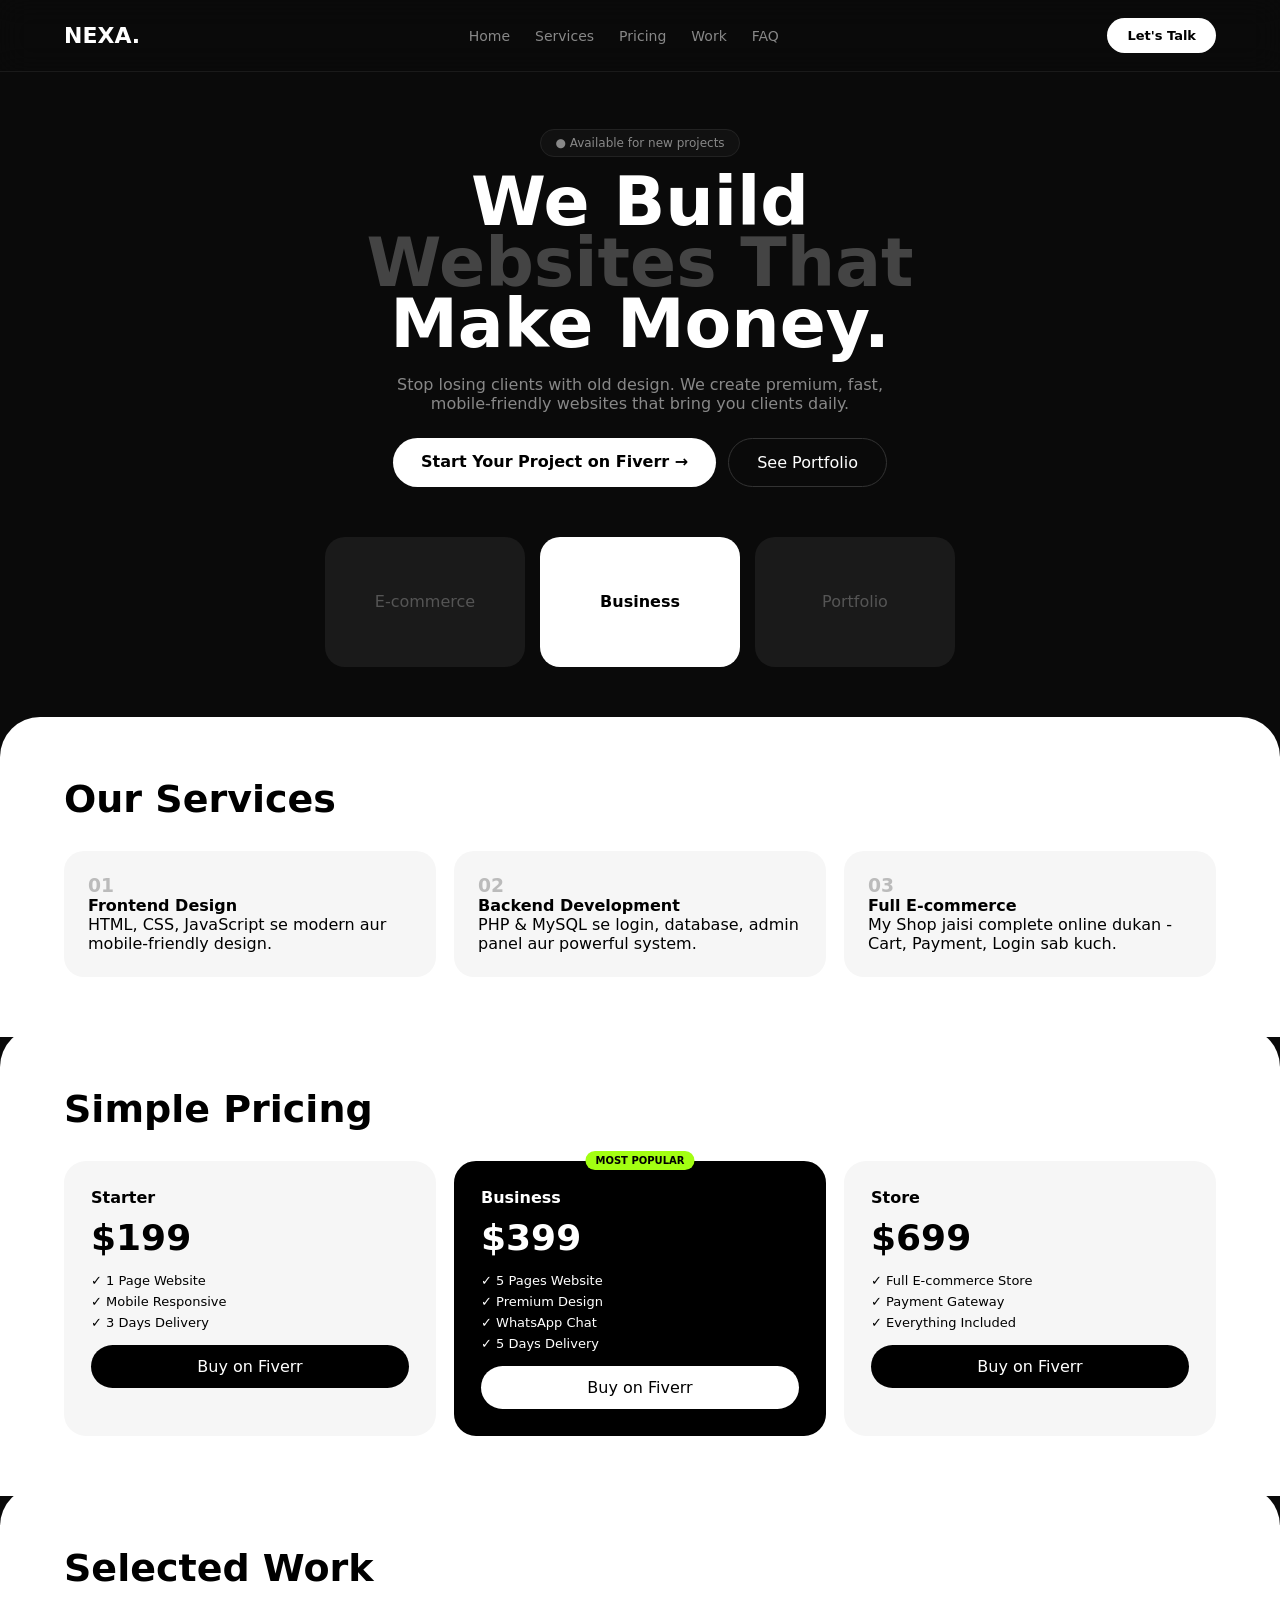
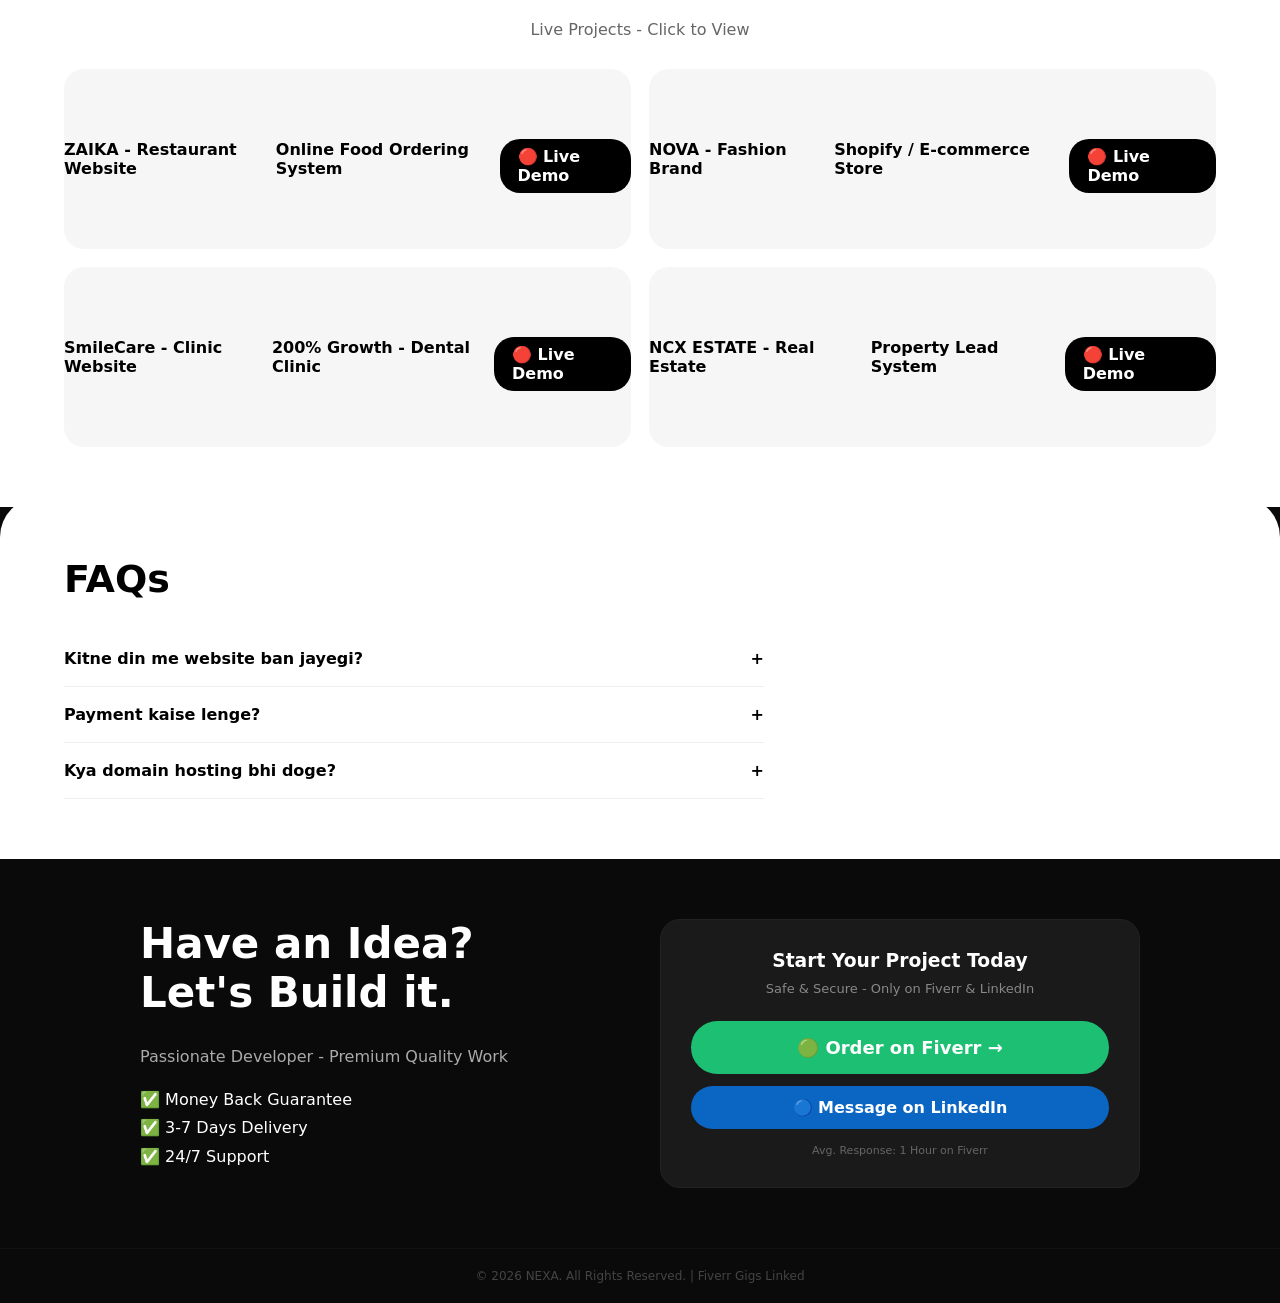
<file: index.html>
<!DOCTYPE html>
<html lang="en">
<head>
<meta charset="UTF-8"><meta name="viewport" content="width=device-width, initial-scale=1.0">
<title>NEXA - Affordable Web Development Agency Worldwide | We Build Websites That Make Money</title>

<meta name="description" content="NEXA is a global affordable web development agency helping startups & businesses in USA, UK, and worldwide build websites that make money.">
  
<link rel="stylesheet" href="style.css">
</head>
<body>

<nav>
  <div class="logo">NEXA.</div>
  <div class="nav-links">
    <a href="#home">Home</a>
    <a href="#services">Services</a>
    <a href="#pricing">Pricing</a>
    <a href="#work">Work</a>
    <a href="#faq">FAQ</a>
  </div>
  <a href="#contact" class="btn-nav">Let's Talk</a>
</nav>

<section id="home" class="hero">
  <span class="badge">● Available for new projects</span>
  <h1>We Build <br><span>Websites That</span><br>Make Money.</h1>
  <p>Stop losing clients with old design. We create premium, fast, mobile-friendly websites that bring you clients daily.</p>
  <div class="hero-btns">
    <a href="https://www.fiverr.com/s/K33adR4" target="_blank" class="btn-black">Start Your Project on Fiverr →</a>
    <a href="#work" class="btn-white-outline">See Portfolio</a>
  </div>
  <div class="hero-images">
    <div class="img-card">E-commerce</div>
    <div class="img-card black">Business</div>
    <div class="img-card">Portfolio</div>
  </div>
</section>

<section id="services" class="section white">
  <h2>Our Services</h2>
  <div class="grid-3">
    <div class="service-card"><h3>01</h3><h4>Frontend Design</h4><p>HTML, CSS, JavaScript se modern aur mobile-friendly design.</p></div>
<div class="service-card"><h3>02</h3><h4>Backend Development</h4><p>PHP & MySQL se login, database, admin panel aur powerful system.</p></div>
<div class="service-card"><h3>03</h3><h4>Full E-commerce</h4><p>My Shop jaisi complete online dukan - Cart, Payment, Login sab kuch.</p></div>
  </div>
</section>

<section id="pricing" class="section white">
  <h2>Simple Pricing</h2>
  <div class="grid-3">
    <div class="price-card"><h4>Starter</h4><h3>$199</h3><ul><li>✓ 1 Page Website</li><li>✓ Mobile Responsive</li><li>✓ 3 Days Delivery</li></ul><a href="https://www.fiverr.com/s/yeepEYb" target="_blank">Buy on Fiverr</a></div>
    <div class="price-card popular"><span class="pop">MOST POPULAR</span><h4>Business</h4><h3>$399</h3><ul><li>✓ 5 Pages Website</li><li>✓ Premium Design</li><li>✓ WhatsApp Chat</li><li>✓ 5 Days Delivery</li></ul><a href="https://www.fiverr.com/s/Q224dz1" target="_blank">Buy on Fiverr</a></div>
    <div class="price-card"><h4>Store</h4><h3>$699</h3><ul><li>✓ Full E-commerce Store</li><li>✓ Payment Gateway</li><li>✓ Everything Included</li></ul><a href="https://www.fiverr.com/s/K33adR4" target="_blank">Buy on Fiverr</a></div>
  </div>
</section>

<section id="work" class="section white">
  <h2>Selected Work</h2>
  <p style="text-align:center; margin-bottom:30px; color:#666;">Live Projects - Click to View</p>
  <div class="grid-2">
    <div class="work"><h4>ZAIKA - Restaurant Website</h4><p>Online Food Ordering System</p><div style="margin-top:15px;"><a href="https://codefolio-labs.github.io/zaika/" target="_blank" style="background:#000; color:#fff; padding:8px 18px; border-radius:20px; text-decoration:none; display:inline-block;">🔴 Live Demo</a></div></div>
    <div class="work"><h4>NOVA - Fashion Brand</h4><p>Shopify / E-commerce Store</p><div style="margin-top:15px;"><a href="https://codefolio-labs.github.io/nova/" target="_blank" style="background:#000; color:#fff; padding:8px 18px; border-radius:20px; text-decoration:none; display:inline-block;">🔴 Live Demo</a></div></div>
    <div class="work"><h4>SmileCare - Clinic Website</h4><p>200% Growth - Dental Clinic</p><div style="margin-top:15px;"><a href="https://codefolio-labs.github.io/smilecare/" target="_blank" style="background:#000; color:#fff; padding:8px 18px; border-radius:20px; text-decoration:none; display:inline-block;">🔴 Live Demo</a></div></div>
    <div class="work"><h4>NCX ESTATE - Real Estate</h4><p>Property Lead System</p><div style="margin-top:15px;"><a href="https://codefolio-labs.github.io/ncx-estate/" target="_blank" style="background:#000; color:#fff; padding:8px 18px; border-radius:20px; text-decoration:none; display:inline-block;">🔴 Live Demo</a></div></div>
  </div>
</section>

<section id="faq" class="section white">
  <h2>FAQs</h2>
  <div class="faq-box">
    <div class="faq-item"><div class="faq-q">Kitne din me website ban jayegi? <span>+</span></div><div class="faq-a">3 se 7 din me complete website ready.</div></div>
    <div class="faq-item"><div class="faq-q">Payment kaise lenge? <span>+</span></div><div class="faq-a">Safe payment via Fiverr - 100% secure.</div></div>
    <div class="faq-item"><div class="faq-q">Kya domain hosting bhi doge? <span>+</span></div><div class="faq-a">Ji haan, sab kuch hum karke denge.</div></div>
  </div>
</section>

<section id="contact" class="section dark">
  <div class="contact-wrap">
    <div>
      <h2>Have an Idea?<br>Let's Build it.</h2>
      <p style="margin-top:15px; color:#aaa;"> Passionate Developer - Premium Quality Work</p>
      <div style="margin-top:20px;">
        <p style="color:#fff; line-height:1.8;">✅ Money Back Guarantee<br>✅ 3-7 Days Delivery<br>✅ 24/7 Support</p>
      </div>
    </div>
    
   <div style="background:#1a1a1a; padding:30px; border-radius:20px; text-align:center; border:1px solid #222;">
  <h3 style="color:#fff; margin-bottom:10px;">Start Your Project Today</h3>
  <p style="color:#888; font-size:13px; margin-bottom:25px;">Safe & Secure - Only on Fiverr & LinkedIn</p>
  
  <a href="https://www.fiverr.com/s/K33adR4" target="_blank" style="display:block; background:#1DBF73; color:#fff; padding:16px; border-radius:30px; text-decoration:none; font-weight:900; font-size:18px; margin-bottom:12px;">
    🟢 Order on Fiverr →
  </a>
  
  <a href="https://www.linkedin.com/in/sania-aslam-8210b0408" target="_blank" style="display:block; background:#0A66C2; color:#fff; padding:12px; border-radius:30px; text-decoration:none; font-weight:bold; margin-bottom:12px;">
    🔵 Message on LinkedIn
  </a>

  <p style="color:#666; font-size:11px; margin-top:15px;">Avg. Response: 1 Hour on Fiverr</p>
</div>

  </div>
</section>

<footer>© 2026 NEXA. All Rights Reserved. | Fiverr Gigs Linked</footer>
<script src="script.js"></script>
</body>
</html>
</file>
<file: style.css>
*{margin:0;padding:0;box-sizing:border-box}html{scroll-behavior:smooth}
body{font-family:system-ui,sans-serif;background:#0a0a0a;color:white}
nav{display:flex;justify-content:space-between;align-items:center;padding:18px 5%;position:sticky;top:0;background:rgba(10,10,10,0.9);backdrop-filter:blur(15px);z-index:100;border-bottom:1px solid #1a1a1a}
.logo{font-weight:800;font-size:22px}.nav-links{display:flex;gap:25px}.nav-links a{color:#888;text-decoration:none;font-size:14px}.btn-nav{background:white;color:black;padding:10px 20px;border-radius:30px;text-decoration:none;font-weight:600;font-size:13px}
.hero{text-align:center;padding:60px 5%}.badge{border:1px solid #222;background:#111;padding:6px 14px;border-radius:30px;font-size:12px;color:#888}
.hero h1{font-size:68px;line-height:0.9;margin:20px 0;font-weight:800}.hero h1 span{color:#444}
.hero p{color:#888;max-width:500px;margin:0 auto 25px}
.hero-btns{display:flex;gap:12px;justify-content:center}.btn-black{background:white;color:black;padding:14px 28px;border-radius:30px;text-decoration:none;font-weight:600}.btn-white-outline{border:1px solid #333;padding:14px 28px;border-radius:30px;text-decoration:none;color:white}
.hero-images{display:flex;gap:15px;justify-content:center;margin-top:50px}.img-card{background:#1a1a1a;width:200px;height:130px;border-radius:20px;display:flex;align-items:center;justify-content:center;color:#555}.img-card.black{background:white;color:black;font-weight:700}
.section{padding:60px 5%}.section.white{background:white;color:black;border-radius:40px 40px 0 0;margin-top:-10px}.section.dark{background:#0a0a0a}
.section h2{font-size:38px;font-weight:800;margin-bottom:30px}
.grid-3{display:grid;grid-template-columns:repeat(3,1fr);gap:18px}.grid-2{display:grid;grid-template-columns:repeat(2,1fr);gap:18px}
.service-card{background:#f6f6f6;padding:24px;border-radius:20px}.service-card h3{color:#bbb}.price-card{background:#f6f6f6;padding:25px;border-radius:22px;border:2px solid transparent}.price-card.popular{background:black;color:white;border-color:black;position:relative}.pop{position:absolute;top:-12px;left:50%;transform:translateX(-50%);background:#a3ff12;color:black;font-size:10px;padding:4px 10px;border-radius:20px;font-weight:700}
.price-card h3{font-size:36px;margin:10px 0}.price-card ul{list-style:none;margin:15px 0}.price-card li{font-size:13px;margin:6px 0}.price-card a{display:block;text-align:center;background:black;color:white;padding:12px;border-radius:30px;text-decoration:none;margin-top:10px}.price-card.popular a{background:white;color:black}
.work{background:#f6f6f6;height:180px;border-radius:20px;display:flex;align-items:center;justify-content:center;font-weight:700}
.faq-box{max-width:700px}.faq-item{border-bottom:1px solid #eee;padding:18px 0;cursor:pointer}.faq-q{display:flex;justify-content:space-between;font-weight:600}.faq-a{display:none;padding-top:10px;color:#666;font-size:14px}.faq-item.active .faq-a{display:block}
.contact-wrap{display:grid;grid-template-columns:1fr 1fr;gap:40px;max-width:1000px;margin:0 auto}.contact-wrap h2{font-size:42px}.contact-wrap form{background:#151515;padding:25px;border-radius:20px;display:grid;gap:12px}.contact-wrap input,.contact-wrap select,.contact-wrap textarea{background:#0a0a0a;border:1px solid #222;padding:14px;border-radius:12px;color:white}.contact-wrap button{background:white;color:black;padding:14px;border-radius:30px;border:none;font-weight:700;cursor:pointer}
footer{text-align:center;padding:20px;color:#444;font-size:12px;border-top:1px solid #111}
@media(max-width:800px){.grid-3,.grid-2,.contact-wrap{grid-template-columns:1fr}.hero h1{font-size:38px}.nav-links{display:none}}
</file>
